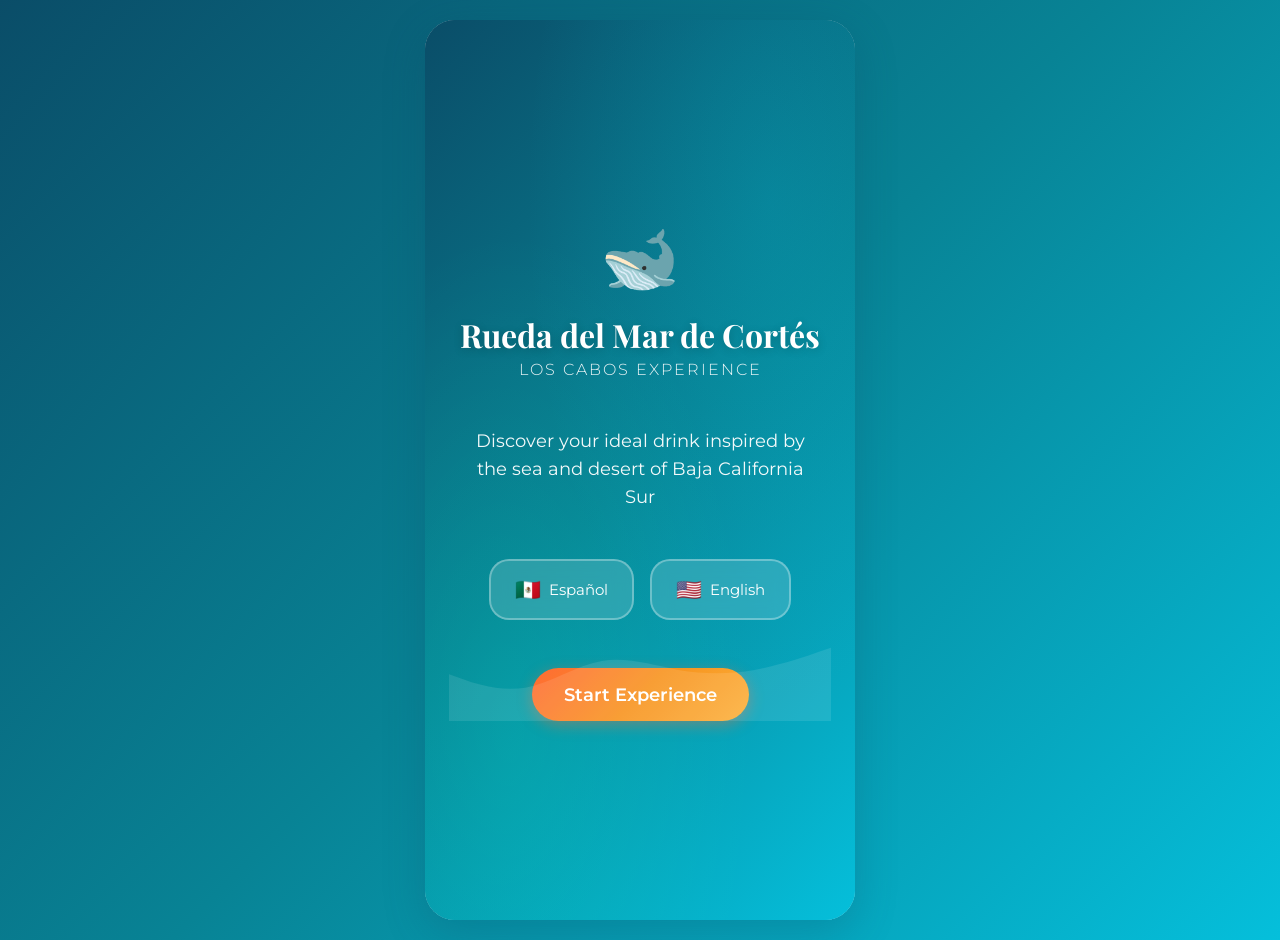
<file: index.html>
<!DOCTYPE html>
<html lang="es">
<head>
    <meta charset="UTF-8">
    <meta name="viewport" content="width=device-width, initial-scale=1.0, maximum-scale=1.0, user-scalable=no">
    <title>Rueda del Mar de Cortés - Los Cabos Experience</title>
    <link rel="preconnect" href="https://fonts.googleapis.com">
    <link rel="preconnect" href="https://fonts.gstatic.com" crossorigin>
    <link href="https://fonts.googleapis.com/css2?family=Playfair+Display:wght@400;600;700&family=Montserrat:wght@300;400;500;600&display=swap" rel="stylesheet">
    <link rel="stylesheet" href="css/styles.css">
</head>
<body>
    <div id="app">
        <!-- Pantalla de Bienvenida -->
        <section id="welcome-screen" class="screen active">
            <div class="ocean-bg"></div>
            <div class="content-wrapper">
                <div class="logo-container">
                    <div class="whale-icon">🐋</div>
                    <h1 class="app-title">Rueda del Mar de Cortés</h1>
                    <p class="app-subtitle">Los Cabos Experience</p>
                </div>

                <div class="welcome-message">
                    <p class="welcome-text" data-i18n="welcome_message">
                        Descubre tu bebida ideal inspirada en el mar y el desierto de Baja California Sur
                    </p>
                </div>

                <div class="language-selector">
                    <button class="lang-btn" data-lang="es">
                        <span class="flag">🇲🇽</span>
                        <span>Español</span>
                    </button>
                    <button class="lang-btn" data-lang="en">
                        <span class="flag">🇺🇸</span>
                        <span>English</span>
                    </button>
                </div>

                <button class="btn-primary start-btn" data-i18n="start_experience">
                    Comenzar Experiencia
                </button>

                <div class="wave-decoration">
                    <svg viewBox="0 0 1440 120" preserveAspectRatio="none">
                        <path d="M0,64L48,69.3C96,75,192,85,288,80C384,75,480,53,576,48C672,43,768,53,864,58.7C960,64,1056,64,1152,58.7C1248,53,1344,43,1392,37.3L1440,32L1440,120L1392,120C1344,120,1248,120,1152,120C1056,120,960,120,864,120C768,120,672,120,576,120C480,120,384,120,288,120C192,120,96,120,48,120L0,120Z" fill="rgba(255,255,255,0.1)"></path>
                    </svg>
                </div>
            </div>
        </section>

        <!-- Pantalla del Sommelier IA -->
        <section id="sommelier-screen" class="screen">
            <div class="screen-header">
                <button class="back-btn" data-target="welcome-screen">←</button>
                <h2 data-i18n="sommelier_title">Sommelier IA</h2>
                <div class="progress-indicator">
                    <span class="progress-text">1/4</span>
                </div>
            </div>

            <div class="sommelier-container">
                <div class="sommelier-avatar">
                    <div class="avatar-circle">
                        <span class="avatar-icon">🌊</span>
                    </div>
                    <p class="sommelier-name" data-i18n="sommelier_greeting">
                        Soy tu sommelier de Los Cabos
                    </p>
                </div>

                <div class="question-container">
                    <!-- Las preguntas se cargan dinámicamente -->
                </div>

                <div class="progress-bar">
                    <div class="progress-fill" style="width: 0%"></div>
                </div>
            </div>
        </section>

        <!-- Pantalla de Recomendación -->
        <section id="recommendation-screen" class="screen">
            <div class="screen-header">
                <button class="back-btn" data-target="sommelier-screen">←</button>
                <h2 data-i18n="your_recommendation">Tu Recomendación</h2>
            </div>

            <div class="recommendation-container">
                <div class="drink-card">
                    <div class="drink-image">
                        <span class="drink-emoji">🍹</span>
                    </div>
                    <h3 class="drink-name"></h3>
                    <p class="drink-description"></p>
                    <div class="drink-pairing">
                        <span class="pairing-icon">🍽️</span>
                        <p class="pairing-text"></p>
                    </div>
                </div>

                <div class="recommendation-actions">
                    <button class="btn-primary order-drink-btn" data-i18n="order_drink">
                        Pedir esta bebida
                    </button>
                    <button class="btn-secondary see-alternative-btn" data-i18n="see_alternative">
                        Ver alternativa
                    </button>
                </div>

                <div class="sommelier-tip">
                    <span class="tip-icon">💡</span>
                    <p class="tip-text" data-i18n="perfect_pairing">
                        Marida perfecto con tu plato y el atardecer frente al mar.
                    </p>
                </div>
            </div>
        </section>

        <!-- Pantalla de Transición a Ruleta -->
        <section id="wheel-intro-screen" class="screen">
            <div class="wheel-intro-container">
                <div class="success-badge">
                    <span class="badge-icon">✓</span>
                </div>

                <h2 class="intro-title" data-i18n="drink_confirmed">
                    ¡Bebida Confirmada!
                </h2>

                <p class="intro-text" data-i18n="wheel_intro_text">
                    Ahora gira la <strong>Rueda de la Ballena</strong> para desbloquear un beneficio especial sobre tu bebida.
                </p>

                <div class="wheel-preview">
                    <div class="mini-wheel">🎡</div>
                </div>

                <button class="btn-primary spin-intro-btn" data-i18n="spin_wheel">
                    Girar la Rueda
                </button>
            </div>
        </section>

        <!-- Pantalla de la Ruleta -->
        <section id="wheel-screen" class="screen">
            <div class="screen-header">
                <h2 data-i18n="whale_wheel">Rueda de la Ballena</h2>
            </div>

            <div class="wheel-container">
                <div class="wheel-wrapper">
                    <div class="wheel-pointer">▼</div>
                    <canvas id="wheel-canvas" width="320" height="320"></canvas>
                </div>

                <div class="wheel-info">
                    <p class="wheel-instruction" data-i18n="tap_to_spin">
                        Toca para girar
                    </p>
                </div>

                <button class="btn-primary spin-btn" data-i18n="spin">
                    ¡Girar!
                </button>
            </div>
        </section>

        <!-- Pantalla de Resultado -->
        <section id="result-screen" class="screen">
            <div class="result-container">
                <div class="result-icon-wrapper">
                    <span class="result-icon"></span>
                </div>

                <h2 class="result-title"></h2>
                <p class="result-prize"></p>

                <div class="result-details">
                    <div class="your-drink">
                        <span class="label" data-i18n="your_drink">Tu bebida:</span>
                        <span class="drink-name-result"></span>
                    </div>
                    <div class="your-benefit">
                        <span class="label" data-i18n="your_benefit">Tu beneficio:</span>
                        <span class="benefit-detail"></span>
                    </div>
                </div>

                <div class="waiter-code">
                    <p data-i18n="show_waiter">Muestra este código al mesero:</p>
                    <div class="code-display"></div>
                </div>

                <div class="result-actions">
                    <button class="btn-primary confirm-result-btn" data-i18n="confirm_order">
                        Confirmar Pedido
                    </button>
                    <button class="btn-secondary share-btn" data-i18n="share_experience">
                        Compartir Experiencia
                    </button>
                </div>
            </div>
        </section>

        <!-- Pantalla Final -->
        <section id="final-screen" class="screen">
            <div class="final-container">
                <div class="thank-you-icon">🐋</div>

                <h2 class="thank-you-title" data-i18n="thank_you">
                    ¡Gracias!
                </h2>

                <p class="thank-you-message" data-i18n="enjoy_drink">
                    Tu mesero preparará tu bebida con el beneficio especial.
                </p>

                <div class="newsletter-signup">
                    <p data-i18n="stay_connected">
                        ¿Quieres recibir recomendaciones y descuentos exclusivos?
                    </p>
                    <div class="input-group">
                        <input type="text" class="phone-input" placeholder="WhatsApp o Email">
                        <button class="btn-secondary submit-contact-btn" data-i18n="send">
                            Enviar
                        </button>
                    </div>
                </div>

                <button class="btn-text restart-btn" data-i18n="play_again">
                    Jugar de nuevo
                </button>

                <div class="social-proof">
                    <p data-i18n="people_playing">
                        <strong>247</strong> personas han jugado hoy
                    </p>
                </div>
            </div>
        </section>
    </div>

    <!-- Toast Notifications -->
    <div id="toast-container"></div>

    <script src="js/data.js"></script>
    <script src="js/translations.js"></script>
    <script src="js/wheel.js"></script>
    <script src="js/app.js"></script>
</body>
</html>
</file>
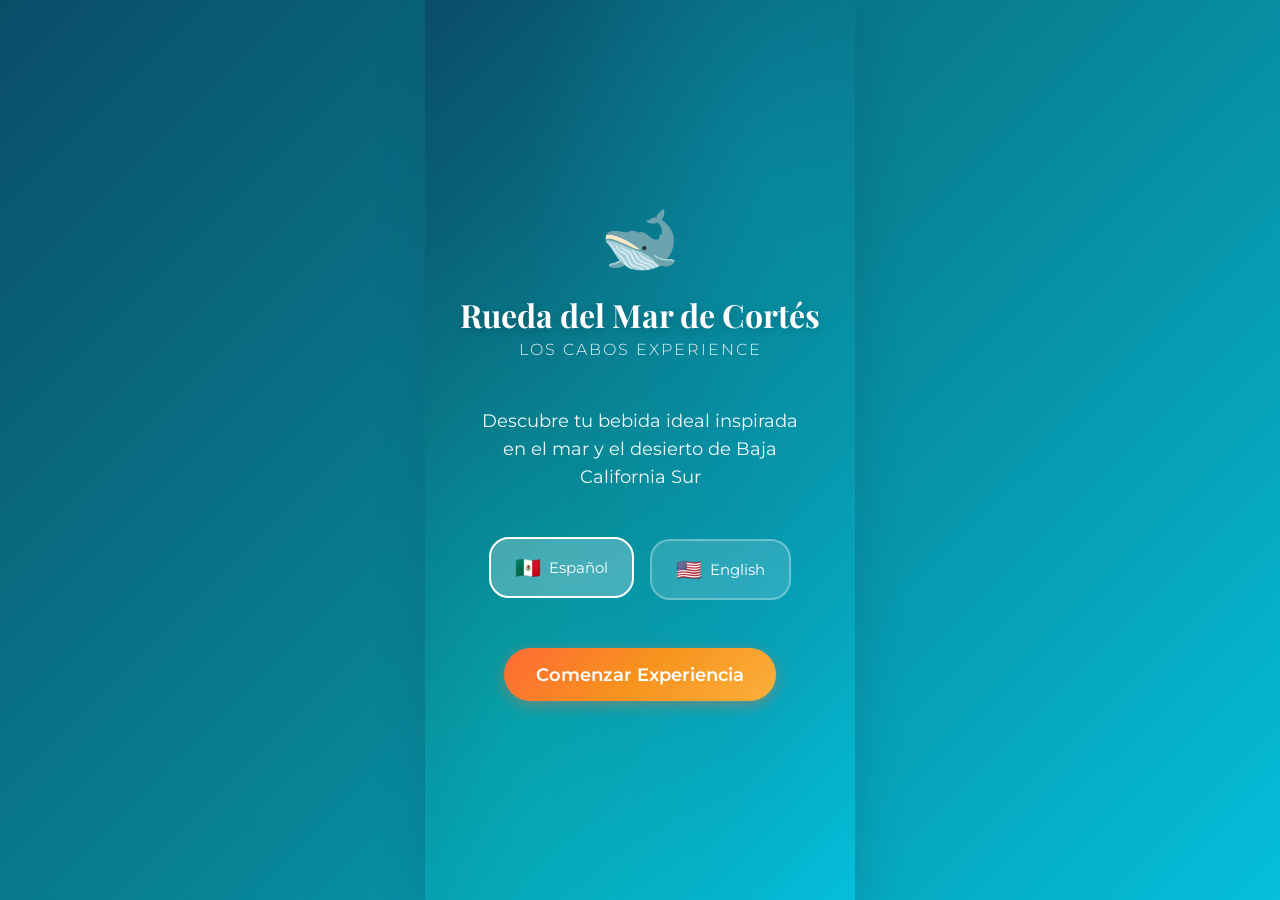
<file: rueda-completa.html>
<!DOCTYPE html>
<html lang="es">
<head>
    <meta charset="UTF-8">
    <meta name="viewport" content="width=device-width, initial-scale=1.0, maximum-scale=1.0, user-scalable=no">
    <title>Rueda del Mar de Cortés - Los Cabos Experience</title>
    <link rel="preconnect" href="https://fonts.googleapis.com">
    <link rel="preconnect" href="https://fonts.gstatic.com" crossorigin>
    <link href="https://fonts.googleapis.com/css2?family=Playfair+Display:wght@400;600;700&family=Montserrat:wght@300;400;500;600&display=swap" rel="stylesheet">
    <style>
:root {
    --ocean-deep: #0a4d68;
    --ocean-medium: #088395;
    --ocean-light: #05bfdb;
    --ocean-foam: #00ffca;
    --desert-sand: #f5e6d3;
    --desert-warm: #e8d5b7;
    --cactus-green: #5d8a66;
    --terracotta: #c4704f;
    --sunset-orange: #ff6b35;
    --sunset-pink: #f7931e;
    --sunset-gold: #fbb03b;
    --sunset-coral: #ff8c69;
    --white: #ffffff;
    --off-white: #faf8f5;
    --text-primary: #1a1a2e;
    --text-secondary: #4a4a68;
    --text-light: #8888a0;
    --gradient-ocean: linear-gradient(135deg, var(--ocean-deep) 0%, var(--ocean-medium) 50%, var(--ocean-light) 100%);
    --gradient-sunset: linear-gradient(135deg, var(--sunset-orange) 0%, var(--sunset-pink) 50%, var(--sunset-gold) 100%);
    --font-display: 'Playfair Display', Georgia, serif;
    --font-body: 'Montserrat', -apple-system, BlinkMacSystemFont, sans-serif;
    --space-xs: 0.25rem; --space-sm: 0.5rem; --space-md: 1rem; --space-lg: 1.5rem; --space-xl: 2rem; --space-2xl: 3rem;
    --radius-sm: 8px; --radius-md: 12px; --radius-lg: 20px; --radius-xl: 30px; --radius-full: 50%;
    --shadow-soft: 0 4px 20px rgba(10, 77, 104, 0.1);
    --shadow-medium: 0 8px 30px rgba(10, 77, 104, 0.15);
    --transition-fast: 0.2s ease; --transition-medium: 0.3s ease;
}
*, *::before, *::after { box-sizing: border-box; margin: 0; padding: 0; }
html { font-size: 16px; -webkit-font-smoothing: antialiased; }
body { font-family: var(--font-body); background: var(--gradient-ocean); color: var(--text-primary); min-height: 100vh; overflow-x: hidden; }
#app { max-width: 430px; margin: 0 auto; min-height: 100vh; background: var(--off-white); box-shadow: 0 12px 40px rgba(10, 77, 104, 0.25); }
.screen { display: none; min-height: 100vh; padding: var(--space-lg); position: relative; overflow: hidden; }
.screen.active { display: flex; flex-direction: column; animation: fadeIn 0.4s ease; }
@keyframes fadeIn { from { opacity: 0; transform: translateY(10px); } to { opacity: 1; transform: translateY(0); } }
#welcome-screen { background: var(--gradient-ocean); color: var(--white); justify-content: center; align-items: center; text-align: center; }
.ocean-bg { position: absolute; top: 0; left: 0; right: 0; bottom: 0; background: radial-gradient(ellipse at 20% 80%, rgba(0, 255, 202, 0.15) 0%, transparent 50%), radial-gradient(ellipse at 80% 20%, rgba(5, 191, 219, 0.2) 0%, transparent 50%), var(--gradient-ocean); z-index: 0; }
.content-wrapper { position: relative; z-index: 1; width: 100%; }
.logo-container { margin-bottom: var(--space-2xl); }
.whale-icon { font-size: 4rem; margin-bottom: var(--space-md); animation: float 3s ease-in-out infinite; }
@keyframes float { 0%, 100% { transform: translateY(0); } 50% { transform: translateY(-10px); } }
.app-title { font-family: var(--font-display); font-size: 2rem; font-weight: 700; margin-bottom: var(--space-xs); text-shadow: 0 2px 10px rgba(0, 0, 0, 0.2); }
.app-subtitle { font-size: 1rem; font-weight: 300; opacity: 0.9; letter-spacing: 2px; text-transform: uppercase; }
.welcome-message { margin-bottom: var(--space-2xl); padding: 0 var(--space-lg); }
.welcome-text { font-size: 1.1rem; line-height: 1.6; opacity: 0.95; }
.language-selector { display: flex; gap: var(--space-md); justify-content: center; margin-bottom: var(--space-2xl); }
.lang-btn { display: flex; align-items: center; gap: var(--space-sm); padding: var(--space-md) var(--space-lg); background: rgba(255, 255, 255, 0.15); border: 2px solid rgba(255, 255, 255, 0.3); border-radius: var(--radius-lg); color: var(--white); font-family: var(--font-body); font-size: 0.95rem; cursor: pointer; transition: all var(--transition-fast); backdrop-filter: blur(10px); }
.lang-btn:hover, .lang-btn.selected { background: rgba(255, 255, 255, 0.25); border-color: var(--white); transform: translateY(-2px); }
.lang-btn .flag { font-size: 1.3rem; }
.btn-primary { display: inline-flex; align-items: center; justify-content: center; padding: var(--space-md) var(--space-xl); background: var(--gradient-sunset); color: var(--white); border: none; border-radius: var(--radius-xl); font-family: var(--font-body); font-size: 1.1rem; font-weight: 600; cursor: pointer; transition: all var(--transition-medium); box-shadow: 0 4px 15px rgba(255, 107, 53, 0.4); min-width: 200px; }
.btn-primary:hover { transform: translateY(-3px); box-shadow: 0 8px 25px rgba(255, 107, 53, 0.5); }
.btn-primary:disabled { opacity: 0.6; cursor: not-allowed; }
.btn-secondary { display: inline-flex; align-items: center; justify-content: center; padding: var(--space-md) var(--space-lg); background: transparent; color: var(--ocean-deep); border: 2px solid var(--ocean-medium); border-radius: var(--radius-xl); font-family: var(--font-body); font-size: 1rem; font-weight: 500; cursor: pointer; transition: all var(--transition-fast); }
.btn-secondary:hover { background: var(--ocean-deep); color: var(--white); border-color: var(--ocean-deep); }
.btn-text { background: none; border: none; color: var(--text-secondary); font-family: var(--font-body); font-size: 0.95rem; cursor: pointer; text-decoration: underline; }
.screen-header { display: flex; align-items: center; justify-content: space-between; padding-bottom: var(--space-lg); border-bottom: 1px solid rgba(0, 0, 0, 0.08); margin-bottom: var(--space-lg); }
.back-btn { width: 40px; height: 40px; display: flex; align-items: center; justify-content: center; background: var(--white); border: 1px solid rgba(0, 0, 0, 0.1); border-radius: var(--radius-full); font-size: 1.2rem; cursor: pointer; }
.back-btn:hover { background: var(--ocean-deep); color: var(--white); }
.screen-header h2 { font-family: var(--font-display); font-size: 1.3rem; color: var(--ocean-deep); }
.progress-indicator { background: var(--ocean-light); color: var(--white); padding: var(--space-xs) var(--space-md); border-radius: var(--radius-lg); font-size: 0.85rem; font-weight: 600; }
.sommelier-container { flex: 1; display: flex; flex-direction: column; }
.sommelier-avatar { text-align: center; margin-bottom: var(--space-xl); }
.avatar-circle { width: 80px; height: 80px; background: var(--gradient-ocean); border-radius: var(--radius-full); display: flex; align-items: center; justify-content: center; margin: 0 auto var(--space-md); box-shadow: var(--shadow-medium); }
.avatar-icon { font-size: 2.5rem; }
.sommelier-name { font-size: 1rem; color: var(--text-secondary); }
.question-container { flex: 1; }
.question-card { background: var(--white); border-radius: var(--radius-lg); padding: var(--space-xl); box-shadow: var(--shadow-soft); animation: slideUp 0.4s ease; }
@keyframes slideUp { from { opacity: 0; transform: translateY(20px); } to { opacity: 1; transform: translateY(0); } }
.question-text { font-family: var(--font-display); font-size: 1.25rem; color: var(--ocean-deep); margin-bottom: var(--space-xl); line-height: 1.4; }
.options-grid { display: grid; grid-template-columns: repeat(2, 1fr); gap: var(--space-md); }
.option-btn { display: flex; flex-direction: column; align-items: center; gap: var(--space-sm); padding: var(--space-lg); background: var(--off-white); border: 2px solid transparent; border-radius: var(--radius-md); cursor: pointer; transition: all var(--transition-fast); }
.option-btn:hover { background: var(--desert-sand); border-color: var(--ocean-light); }
.option-btn.selected { background: rgba(8, 131, 149, 0.1); border-color: var(--ocean-medium); }
.option-icon { font-size: 2rem; }
.option-label { font-size: 0.9rem; font-weight: 500; color: var(--text-primary); text-align: center; }
.progress-bar { height: 4px; background: rgba(0, 0, 0, 0.1); border-radius: 2px; margin-top: var(--space-xl); overflow: hidden; }
.progress-fill { height: 100%; background: var(--gradient-sunset); border-radius: 2px; transition: width var(--transition-medium); }
.recommendation-container { flex: 1; display: flex; flex-direction: column; gap: var(--space-xl); }
.drink-card { background: var(--white); border-radius: var(--radius-lg); padding: var(--space-xl); text-align: center; box-shadow: var(--shadow-medium); position: relative; overflow: hidden; }
.drink-card::before { content: ''; position: absolute; top: 0; left: 0; right: 0; height: 4px; background: var(--gradient-sunset); }
.drink-image { width: 120px; height: 120px; background: var(--gradient-ocean); border-radius: var(--radius-full); display: flex; align-items: center; justify-content: center; margin: 0 auto var(--space-lg); box-shadow: var(--shadow-soft); }
.drink-emoji { font-size: 3.5rem; }
.drink-name { font-family: var(--font-display); font-size: 1.5rem; color: var(--ocean-deep); margin-bottom: var(--space-sm); }
.drink-description { color: var(--text-secondary); line-height: 1.5; margin-bottom: var(--space-lg); }
.drink-pairing { display: flex; align-items: center; justify-content: center; gap: var(--space-sm); padding: var(--space-md); background: var(--desert-sand); border-radius: var(--radius-md); }
.pairing-icon { font-size: 1.2rem; }
.pairing-text { font-size: 0.9rem; color: var(--text-secondary); }
.recommendation-actions { display: flex; flex-direction: column; gap: var(--space-md); }
.sommelier-tip { display: flex; align-items: flex-start; gap: var(--space-md); padding: var(--space-lg); background: rgba(8, 131, 149, 0.08); border-radius: var(--radius-md); border-left: 3px solid var(--ocean-medium); }
.tip-icon { font-size: 1.3rem; }
.tip-text { font-size: 0.95rem; color: var(--text-secondary); line-height: 1.5; }
#wheel-intro-screen { background: var(--gradient-ocean); color: var(--white); justify-content: center; align-items: center; text-align: center; }
.wheel-intro-container { max-width: 320px; }
.success-badge { width: 70px; height: 70px; background: var(--cactus-green); border-radius: var(--radius-full); display: flex; align-items: center; justify-content: center; margin: 0 auto var(--space-xl); animation: popIn 0.5s ease; }
@keyframes popIn { 0% { transform: scale(0); } 50% { transform: scale(1.2); } 100% { transform: scale(1); } }
.badge-icon { font-size: 2rem; font-weight: bold; }
.intro-title { font-family: var(--font-display); font-size: 1.8rem; margin-bottom: var(--space-lg); }
.intro-text { font-size: 1.1rem; line-height: 1.6; opacity: 0.95; margin-bottom: var(--space-xl); }
.intro-text strong { color: var(--sunset-gold); }
.wheel-preview { margin-bottom: var(--space-xl); }
.mini-wheel { font-size: 4rem; animation: spin 10s linear infinite; }
@keyframes spin { from { transform: rotate(0deg); } to { transform: rotate(360deg); } }
#wheel-screen { background: linear-gradient(180deg, var(--ocean-deep) 0%, var(--ocean-medium) 100%); color: var(--white); justify-content: center; align-items: center; }
#wheel-screen .screen-header { position: absolute; top: 0; left: 0; right: 0; padding: var(--space-lg); border-bottom: none; }
#wheel-screen .screen-header h2 { color: var(--white); text-align: center; width: 100%; }
.wheel-container { display: flex; flex-direction: column; align-items: center; gap: var(--space-xl); }
.wheel-wrapper { position: relative; width: 320px; height: 320px; }
.wheel-pointer { position: absolute; top: -15px; left: 50%; transform: translateX(-50%); font-size: 2rem; color: var(--sunset-gold); z-index: 10; filter: drop-shadow(0 2px 4px rgba(0, 0, 0, 0.3)); }
#wheel-canvas { width: 100%; height: 100%; border-radius: var(--radius-full); box-shadow: 0 0 0 8px rgba(255, 255, 255, 0.2), 0 0 0 16px rgba(255, 255, 255, 0.1), 0 12px 40px rgba(10, 77, 104, 0.25); }
.wheel-info { text-align: center; }
.wheel-instruction { font-size: 1rem; opacity: 0.9; }
.spin-btn { min-width: 180px; font-size: 1.2rem; padding: var(--space-lg) var(--space-2xl); }
.spin-btn.spinning { pointer-events: none; opacity: 0.7; }
#result-screen { background: var(--off-white); justify-content: center; align-items: center; text-align: center; }
.result-container { width: 100%; max-width: 350px; }
.result-icon-wrapper { width: 100px; height: 100px; background: var(--gradient-sunset); border-radius: var(--radius-full); display: flex; align-items: center; justify-content: center; margin: 0 auto var(--space-xl); animation: popIn 0.6s ease; box-shadow: var(--shadow-medium); }
.result-icon { font-size: 3rem; }
.result-title { font-family: var(--font-display); font-size: 1.6rem; color: var(--ocean-deep); margin-bottom: var(--space-md); }
.result-prize { font-size: 1.1rem; color: var(--text-secondary); line-height: 1.5; margin-bottom: var(--space-xl); }
.result-details { background: var(--white); border-radius: var(--radius-md); padding: var(--space-lg); margin-bottom: var(--space-xl); box-shadow: var(--shadow-soft); }
.result-details > div { display: flex; justify-content: space-between; padding: var(--space-sm) 0; }
.result-details > div:not(:last-child) { border-bottom: 1px solid rgba(0, 0, 0, 0.08); }
.result-details .label { color: var(--text-light); font-size: 0.9rem; }
.result-details .drink-name-result, .result-details .benefit-detail { font-weight: 600; color: var(--ocean-deep); font-size: 0.9rem; text-align: right; max-width: 60%; }
.waiter-code { margin-bottom: var(--space-xl); }
.waiter-code p { font-size: 0.9rem; color: var(--text-secondary); margin-bottom: var(--space-sm); }
.code-display { background: var(--ocean-deep); color: var(--white); padding: var(--space-md) var(--space-lg); border-radius: var(--radius-md); font-family: monospace; font-size: 1.5rem; font-weight: 700; letter-spacing: 3px; }
.result-actions { display: flex; flex-direction: column; gap: var(--space-md); }
#final-screen { background: var(--gradient-ocean); color: var(--white); justify-content: center; align-items: center; text-align: center; }
.final-container { width: 100%; max-width: 320px; }
.thank-you-icon { font-size: 4rem; margin-bottom: var(--space-lg); animation: float 3s ease-in-out infinite; }
.thank-you-title { font-family: var(--font-display); font-size: 2rem; margin-bottom: var(--space-md); }
.thank-you-message { font-size: 1.1rem; opacity: 0.95; line-height: 1.5; margin-bottom: var(--space-2xl); }
.newsletter-signup { background: rgba(255, 255, 255, 0.1); backdrop-filter: blur(10px); border-radius: var(--radius-lg); padding: var(--space-xl); margin-bottom: var(--space-xl); }
.newsletter-signup p { font-size: 0.95rem; margin-bottom: var(--space-md); opacity: 0.95; }
.input-group { display: flex; gap: var(--space-sm); }
.phone-input { flex: 1; padding: var(--space-md); border: 2px solid rgba(255, 255, 255, 0.3); border-radius: var(--radius-md); background: rgba(255, 255, 255, 0.1); color: var(--white); font-family: var(--font-body); font-size: 0.95rem; }
.phone-input::placeholder { color: rgba(255, 255, 255, 0.6); }
.phone-input:focus { outline: none; border-color: var(--white); }
#final-screen .btn-secondary { color: var(--white); border-color: rgba(255, 255, 255, 0.5); }
.restart-btn { color: var(--white); opacity: 0.8; margin-bottom: var(--space-xl); }
.social-proof { opacity: 0.7; font-size: 0.9rem; }
#toast-container { position: fixed; bottom: 100px; left: 50%; transform: translateX(-50%); z-index: 1000; width: 90%; max-width: 380px; }
.toast { background: var(--ocean-deep); color: var(--white); padding: var(--space-md) var(--space-lg); border-radius: var(--radius-md); margin-bottom: var(--space-sm); display: flex; align-items: center; gap: var(--space-md); animation: slideInUp 0.3s ease; box-shadow: var(--shadow-medium); }
@keyframes slideInUp { from { opacity: 0; transform: translateY(20px); } to { opacity: 1; transform: translateY(0); } }
.toast.success { background: var(--cactus-green); }
.celebrate { animation: celebrate 0.8s ease; }
@keyframes celebrate { 0% { transform: scale(0.8) rotate(-5deg); } 25% { transform: scale(1.1) rotate(5deg); } 50% { transform: scale(0.95) rotate(-3deg); } 75% { transform: scale(1.05) rotate(2deg); } 100% { transform: scale(1) rotate(0deg); } }
    </style>
</head>
<body>
    <div id="app">
        <section id="welcome-screen" class="screen active">
            <div class="ocean-bg"></div>
            <div class="content-wrapper">
                <div class="logo-container">
                    <div class="whale-icon">🐋</div>
                    <h1 class="app-title">Rueda del Mar de Cortés</h1>
                    <p class="app-subtitle">Los Cabos Experience</p>
                </div>
                <div class="welcome-message">
                    <p class="welcome-text" data-i18n="welcome_message">Descubre tu bebida ideal inspirada en el mar y el desierto de Baja California Sur</p>
                </div>
                <div class="language-selector">
                    <button class="lang-btn selected" data-lang="es"><span class="flag">🇲🇽</span><span>Español</span></button>
                    <button class="lang-btn" data-lang="en"><span class="flag">🇺🇸</span><span>English</span></button>
                </div>
                <button class="btn-primary start-btn" data-i18n="start_experience">Comenzar Experiencia</button>
            </div>
        </section>

        <section id="sommelier-screen" class="screen">
            <div class="screen-header">
                <button class="back-btn" data-target="welcome-screen">←</button>
                <h2 data-i18n="sommelier_title">Sommelier IA</h2>
                <div class="progress-indicator"><span class="progress-text">1/4</span></div>
            </div>
            <div class="sommelier-container">
                <div class="sommelier-avatar">
                    <div class="avatar-circle"><span class="avatar-icon">🌊</span></div>
                    <p class="sommelier-name" data-i18n="sommelier_greeting">Soy tu sommelier de Los Cabos</p>
                </div>
                <div class="question-container"></div>
                <div class="progress-bar"><div class="progress-fill" style="width: 0%"></div></div>
            </div>
        </section>

        <section id="recommendation-screen" class="screen">
            <div class="screen-header">
                <button class="back-btn" data-target="sommelier-screen">←</button>
                <h2 data-i18n="your_recommendation">Tu Recomendación</h2>
            </div>
            <div class="recommendation-container">
                <div class="drink-card">
                    <div class="drink-image"><span class="drink-emoji">🍹</span></div>
                    <h3 class="drink-name"></h3>
                    <p class="drink-description"></p>
                    <div class="drink-pairing"><span class="pairing-icon">🍽️</span><p class="pairing-text"></p></div>
                </div>
                <div class="recommendation-actions">
                    <button class="btn-primary order-drink-btn" data-i18n="order_drink">Pedir esta bebida</button>
                    <button class="btn-secondary see-alternative-btn" data-i18n="see_alternative">Ver alternativa</button>
                </div>
                <div class="sommelier-tip"><span class="tip-icon">💡</span><p class="tip-text" data-i18n="perfect_pairing">Marida perfecto con tu plato y el atardecer frente al mar.</p></div>
            </div>
        </section>

        <section id="wheel-intro-screen" class="screen">
            <div class="wheel-intro-container">
                <div class="success-badge"><span class="badge-icon">✓</span></div>
                <h2 class="intro-title" data-i18n="drink_confirmed">¡Bebida Confirmada!</h2>
                <p class="intro-text" data-i18n="wheel_intro_text">Ahora gira la <strong>Rueda de la Ballena</strong> para desbloquear un beneficio especial sobre tu bebida.</p>
                <div class="wheel-preview"><div class="mini-wheel">🎡</div></div>
                <button class="btn-primary spin-intro-btn" data-i18n="spin_wheel">Girar la Rueda</button>
            </div>
        </section>

        <section id="wheel-screen" class="screen">
            <div class="screen-header"><h2 data-i18n="whale_wheel">Rueda de la Ballena</h2></div>
            <div class="wheel-container">
                <div class="wheel-wrapper">
                    <div class="wheel-pointer">▼</div>
                    <canvas id="wheel-canvas" width="320" height="320"></canvas>
                </div>
                <div class="wheel-info"><p class="wheel-instruction" data-i18n="tap_to_spin">Toca para girar</p></div>
                <button class="btn-primary spin-btn" data-i18n="spin">¡Girar!</button>
            </div>
        </section>

        <section id="result-screen" class="screen">
            <div class="result-container">
                <div class="result-icon-wrapper"><span class="result-icon"></span></div>
                <h2 class="result-title"></h2>
                <p class="result-prize"></p>
                <div class="result-details">
                    <div class="your-drink"><span class="label" data-i18n="your_drink">Tu bebida:</span><span class="drink-name-result"></span></div>
                    <div class="your-benefit"><span class="label" data-i18n="your_benefit">Tu beneficio:</span><span class="benefit-detail"></span></div>
                </div>
                <div class="waiter-code"><p data-i18n="show_waiter">Muestra este código al mesero:</p><div class="code-display"></div></div>
                <div class="result-actions">
                    <button class="btn-primary confirm-result-btn" data-i18n="confirm_order">Confirmar Pedido</button>
                    <button class="btn-secondary share-btn" data-i18n="share_experience">Compartir Experiencia</button>
                </div>
            </div>
        </section>

        <section id="final-screen" class="screen">
            <div class="final-container">
                <div class="thank-you-icon">🐋</div>
                <h2 class="thank-you-title" data-i18n="thank_you">¡Gracias!</h2>
                <p class="thank-you-message" data-i18n="enjoy_drink">Tu mesero preparará tu bebida con el beneficio especial.</p>
                <div class="newsletter-signup">
                    <p data-i18n="stay_connected">¿Quieres recibir recomendaciones y descuentos exclusivos?</p>
                    <div class="input-group">
                        <input type="text" class="phone-input" placeholder="WhatsApp o Email">
                        <button class="btn-secondary submit-contact-btn" data-i18n="send">Enviar</button>
                    </div>
                </div>
                <button class="btn-text restart-btn" data-i18n="play_again">Jugar de nuevo</button>
                <div class="social-proof"><p data-i18n="people_playing"><strong>247</strong> personas han jugado hoy</p></div>
            </div>
        </section>
    </div>
    <div id="toast-container"></div>

<script>
const APP_DATA={config:{maxSpinsPerTable:2,restaurantName:"Restaurant Edith",location:"Los Cabos, BCS"},questions:{es:[{id:'food',question:'¿Qué pediste de comer?',options:[{id:'seafood',label:'Mariscos',icon:'🦐'},{id:'meat',label:'Carne',icon:'🥩'},{id:'vegetarian',label:'Vegetariano',icon:'🥗'},{id:'snacks',label:'Snacks',icon:'🍿'}]},{id:'flavor',question:'¿Qué te antoja más?',options:[{id:'fresh',label:'Fresco',icon:'🧊'},{id:'creamy',label:'Cremoso',icon:'🥛'},{id:'smoky',label:'Ahumado',icon:'🔥'},{id:'citric',label:'Cítrico',icon:'🍋'}]},{id:'strength',question:'¿Qué tanto alcohol quieres?',options:[{id:'light',label:'Suave',icon:'🌸'},{id:'medium',label:'Medio',icon:'⚖️'},{id:'strong',label:'Fuerte',icon:'💪'},{id:'none',label:'Sin alcohol',icon:'🍃'}]},{id:'sweetness',question:'¿Prefieres sabores más dulces o secos?',options:[{id:'sweet',label:'Dulce',icon:'🍯'},{id:'balanced',label:'Balanceado',icon:'⚖️'},{id:'dry',label:'Seco',icon:'🌵'},{id:'bitter',label:'Amargo',icon:'🍂'}]}],en:[{id:'food',question:'What did you order to eat?',options:[{id:'seafood',label:'Seafood',icon:'🦐'},{id:'meat',label:'Meat',icon:'🥩'},{id:'vegetarian',label:'Vegetarian',icon:'🥗'},{id:'snacks',label:'Snacks',icon:'🍿'}]},{id:'flavor',question:'What are you craving?',options:[{id:'fresh',label:'Fresh',icon:'🧊'},{id:'creamy',label:'Creamy',icon:'🥛'},{id:'smoky',label:'Smoky',icon:'🔥'},{id:'citric',label:'Citrus',icon:'🍋'}]},{id:'strength',question:'How strong do you want it?',options:[{id:'light',label:'Light',icon:'🌸'},{id:'medium',label:'Medium',icon:'⚖️'},{id:'strong',label:'Strong',icon:'💪'},{id:'none',label:'Non-alcoholic',icon:'🍃'}]},{id:'sweetness',question:'Do you prefer sweet or dry flavors?',options:[{id:'sweet',label:'Sweet',icon:'🍯'},{id:'balanced',label:'Balanced',icon:'⚖️'},{id:'dry',label:'Dry',icon:'🌵'},{id:'bitter',label:'Bitter',icon:'🍂'}]}]},drinks:[{id:'margarita-maracuya',name:{es:'Margarita de Maracuyá',en:'Passion Fruit Margarita'},emoji:'🍹',description:{es:'Tequila reposado, licor de naranja, maracuyá fresco y un toque de sal de chile.',en:'Reposado tequila, orange liqueur, fresh passion fruit and a touch of chili salt.'},pairing:{es:'Marida perfecto con mariscos y ceviche',en:'Pairs perfectly with seafood and ceviche'},tags:['seafood','citric','medium','balanced','fresh'],priority:10,margin:'high'},{id:'mezcal-pepino',name:{es:'Mezcal Pepino del Desierto',en:'Desert Cucumber Mezcal'},emoji:'🥒',description:{es:'Mezcal artesanal, pepino fresco, limón y un toque de agave.',en:'Artisanal mezcal, fresh cucumber, lime and a touch of agave.'},pairing:{es:'Ideal con carnes asadas y sabores ahumados',en:'Ideal with grilled meats and smoky flavors'},tags:['meat','smoky','strong','dry','fresh'],priority:9,margin:'high'},{id:'paloma-rosa',name:{es:'Paloma Rosa del Atardecer',en:'Pink Sunset Paloma'},emoji:'🌅',description:{es:'Tequila blanco, toronja rosa, lima y agua mineral con un rim de sal de hibisco.',en:'Blanco tequila, pink grapefruit, lime and sparkling water with hibiscus salt rim.'},pairing:{es:'Perfecto para snacks y botanas',en:'Perfect for snacks and appetizers'},tags:['snacks','citric','light','balanced','fresh'],priority:8,margin:'medium'},{id:'mojito-mango',name:{es:'Mojito de Mango Los Cabos',en:'Los Cabos Mango Mojito'},emoji:'🥭',description:{es:'Ron blanco, mango fresco de la región, hierbabuena y un splash de soda.',en:'White rum, fresh local mango, mint and a splash of soda.'},pairing:{es:'Delicioso con platillos vegetarianos',en:'Delicious with vegetarian dishes'},tags:['vegetarian','fresh','medium','sweet'],priority:7,margin:'medium'},{id:'carajillo-cortés',name:{es:'Carajillo del Mar de Cortés',en:'Sea of Cortez Carajillo'},emoji:'☕',description:{es:'Licor 43, espresso y un twist de naranja flameada.',en:'Licor 43, espresso and a flamed orange twist.'},pairing:{es:'Perfecto después de cualquier comida',en:'Perfect after any meal'},tags:['meat','snacks','creamy','strong','bitter'],priority:8,margin:'high'},{id:'piña-colada-baja',name:{es:'Piña Colada Baja Style',en:'Baja Style Piña Colada'},emoji:'🍍',description:{es:'Ron añejo, piña asada, crema de coco y un toque de canela.',en:'Aged rum, roasted pineapple, coconut cream and a touch of cinnamon.'},pairing:{es:'Combina con mariscos y pescados',en:'Pairs with seafood and fish'},tags:['seafood','creamy','medium','sweet'],priority:6,margin:'medium'},{id:'sangria-desierto',name:{es:'Sangría del Desierto',en:'Desert Sangria'},emoji:'🍷',description:{es:'Vino tinto mexicano, frutas de temporada, brandy y un toque de canela.',en:'Mexican red wine, seasonal fruits, brandy and a touch of cinnamon.'},pairing:{es:'Excelente con carnes y quesos',en:'Excellent with meats and cheeses'},tags:['meat','vegetarian','balanced','medium','sweet'],priority:5,margin:'high'},{id:'michelada-ballena',name:{es:'Michelada de la Ballena',en:'Whale Michelada'},emoji:'🐋',description:{es:'Cerveza artesanal local, clamato, limón, salsa picante y especias secretas.',en:'Local craft beer, clamato, lime, hot sauce and secret spices.'},pairing:{es:'Ideal con mariscos y ceviches',en:'Ideal with seafood and ceviches'},tags:['seafood','snacks','citric','light','dry'],priority:7,margin:'high'},{id:'agua-fresca-jamaica',name:{es:'Agua Fresca de Jamaica Premium',en:'Premium Hibiscus Water'},emoji:'🌺',description:{es:'Infusión de jamaica orgánica, miel de agave y un toque de jengibre.',en:'Organic hibiscus infusion, agave honey and a touch of ginger.'},pairing:{es:'Refrescante con cualquier platillo',en:'Refreshing with any dish'},tags:['vegetarian','snacks','none','sweet','fresh'],priority:6,margin:'high'},{id:'limonada-cactus',name:{es:'Limonada de Cactus',en:'Cactus Lemonade'},emoji:'🌵',description:{es:'Limonada natural con extracto de nopal, menta y chía.',en:'Natural lemonade with nopal extract, mint and chia.'},pairing:{es:'Perfecto para el calor de Los Cabos',en:'Perfect for the Los Cabos heat'},tags:['vegetarian','seafood','none','balanced','fresh','citric'],priority:5,margin:'medium'}],wheelSegments:[{id:'whale',name:{es:'Ballena Saltando',en:'Jumping Whale'},icon:'🐋',color:'#0a4d68',prize:{es:'Ronda Ballena',en:'Whale Round'},benefit:{es:'Si pides una segunda bebida igual, la casa te regala un topping especial.',en:'If you order a second drink, you get a special topping free.'},shortBenefit:{es:'Topping premium en 2da ronda',en:'Premium topping on 2nd round'}},{id:'cactus',name:{es:'Cactus del Desierto',en:'Desert Cactus'},icon:'🌵',color:'#5d8a66',prize:{es:'Upgrade del Desierto',en:'Desert Upgrade'},benefit:{es:'Tu bebida se sirve en versión premium por solo $30 pesos más.',en:'Your drink is served premium for only $2 more.'},shortBenefit:{es:'Upgrade premium por $30',en:'Premium upgrade for $2'}},{id:'wave',name:{es:'Ola del Mar',en:'Sea Wave'},icon:'🌊',color:'#088395',prize:{es:'Ola Refrescante',en:'Refreshing Wave'},benefit:{es:'Agrega totopos con salsas de la casa al pedir tu bebida.',en:'Add chips with house salsas when ordering your drink.'},shortBenefit:{es:'Totopos con salsas gratis',en:'Free chips with salsas'}},{id:'sun',name:{es:'Sol del Atardecer',en:'Sunset Sun'},icon:'☀️',color:'#ff6b35',prize:{es:'Atardecer 2x1',en:'Sunset 2x1'},benefit:{es:'Si otro en tu mesa pide la MISMA bebida, la segunda tiene 25% de descuento.',en:'If someone else orders the SAME drink, the second one gets 25% off.'},shortBenefit:{es:'25% desc. en 2da bebida igual',en:'25% off on 2nd drink'}},{id:'boat',name:{es:'Panga de Pescador',en:'Fishing Boat'},icon:'🚣',color:'#c4704f',prize:{es:'Travesía Premium',en:'Premium Journey'},benefit:{es:'Si eliges nuestra versión Signature, te damos 15% de descuento.',en:'Choose our Signature version and get 15% off.'},shortBenefit:{es:'15% en versión Signature',en:'15% off Signature'}},{id:'fish',name:{es:'Marlín Dorado',en:'Golden Marlin'},icon:'🐟',color:'#fbb03b',prize:{es:'Catch del Día',en:'Catch of the Day'},benefit:{es:'15% de descuento en un postre si lo pides con la bebida.',en:'15% discount on dessert if you order it with your drink.'},shortBenefit:{es:'15% en postre',en:'15% off dessert'}},{id:'shell',name:{es:'Caracol de Arena',en:'Sand Shell'},icon:'🐚',color:'#e8d5b7',textColor:'#4a4a68',prize:{es:'Casi lo logras',en:'Almost there'},benefit:{es:'10% de descuento para tu próxima visita.',en:'10% off your next visit.'},shortBenefit:{es:'10% próxima visita',en:'10% off next visit'}},{id:'logo',name:{es:'Jackpot Cabo',en:'Cabo Jackpot'},icon:'⭐',color:'#f7931e',prize:{es:'Jackpot Cabo',en:'Cabo Jackpot'},benefit:{es:'¡Felicidades! Tu bebida incluye un upgrade premium GRATIS.',en:'Congratulations! Your drink includes a FREE premium upgrade.'},shortBenefit:{es:'Upgrade gratis',en:'Free upgrade'}}]};

const TRANSLATIONS={es:{welcome_message:'Descubre tu bebida ideal inspirada en el mar y el desierto de Baja California Sur',start_experience:'Comenzar Experiencia',sommelier_title:'Sommelier IA',sommelier_greeting:'Soy tu sommelier de Los Cabos',your_recommendation:'Tu Recomendación',order_drink:'Pedir esta bebida',see_alternative:'Ver alternativa',perfect_pairing:'Marida perfecto con tu plato y el atardecer frente al mar.',drink_confirmed:'¡Bebida Confirmada!',wheel_intro_text:'Ahora gira la <strong>Rueda de la Ballena</strong> para desbloquear un beneficio especial sobre tu bebida.',spin_wheel:'Girar la Rueda',whale_wheel:'Rueda de la Ballena',tap_to_spin:'Toca para girar',spin:'¡Girar!',your_drink:'Tu bebida:',your_benefit:'Tu beneficio:',show_waiter:'Muestra este código al mesero:',confirm_order:'Confirmar Pedido',share_experience:'Compartir Experiencia',thank_you:'¡Gracias!',enjoy_drink:'Tu mesero preparará tu bebida con el beneficio especial.',stay_connected:'¿Quieres recibir recomendaciones y descuentos exclusivos?',send:'Enviar',play_again:'Jugar de nuevo',people_playing:'<strong>247</strong> personas han jugado hoy',toast_drink_selected:'¡Bebida seleccionada!',toast_spinning:'Girando la rueda...',toast_contact_saved:'¡Gracias! Te enviaremos promociones especiales.'},en:{welcome_message:'Discover your ideal drink inspired by the sea and desert of Baja California Sur',start_experience:'Start Experience',sommelier_title:'AI Sommelier',sommelier_greeting:"I'm your Los Cabos sommelier",your_recommendation:'Your Recommendation',order_drink:'Order this drink',see_alternative:'See alternative',perfect_pairing:'Pairs perfectly with your dish and the sunset by the sea.',drink_confirmed:'Drink Confirmed!',wheel_intro_text:'Now spin the <strong>Whale Wheel</strong> to unlock a special benefit for your drink.',spin_wheel:'Spin the Wheel',whale_wheel:'Whale Wheel',tap_to_spin:'Tap to spin',spin:'Spin!',your_drink:'Your drink:',your_benefit:'Your benefit:',show_waiter:'Show this code to your waiter:',confirm_order:'Confirm Order',share_experience:'Share Experience',thank_you:'Thank You!',enjoy_drink:'Your waiter will prepare your drink with the special benefit.',stay_connected:'Want to receive exclusive recommendations and discounts?',send:'Send',play_again:'Play again',people_playing:'<strong>247</strong> people have played today',toast_drink_selected:'Drink selected!',toast_spinning:'Spinning the wheel...',toast_contact_saved:'Thank you! We\'ll send you special promotions.'}};

const i18n={currentLang:'es',setLanguage(lang){this.currentLang=lang;this.updateUI();},t(key){return TRANSLATIONS[this.currentLang][key]||TRANSLATIONS['es'][key]||key;},updateUI(){document.querySelectorAll('[data-i18n]').forEach(el=>{const key=el.getAttribute('data-i18n');const translation=this.t(key);if(translation)el.innerHTML=translation;});},init(){this.updateUI();}};

const DrinkRecommender={calculateScore(drink,answers){let score=0;Object.values(answers).forEach(answer=>{if(drink.tags.includes(answer))score+=2;});score+=drink.priority*0.5;if(drink.margin==='high')score+=3;return score;},getRecommendations(answers,lang='es'){const scoredDrinks=APP_DATA.drinks.map(drink=>({...drink,score:this.calculateScore(drink,answers)}));scoredDrinks.sort((a,b)=>b.score-a.score);return scoredDrinks.slice(0,2);}};

function generateWaiterCode(){const chars='ABCDEFGHJKLMNPQRSTUVWXYZ23456789';let code='';for(let i=0;i<6;i++)code+=chars.charAt(Math.floor(Math.random()*chars.length));return code;}

class WheelOfFortune{constructor(canvasId,segments){this.canvas=document.getElementById(canvasId);this.ctx=this.canvas.getContext('2d');this.segments=segments;this.numSegments=segments.length;this.anglePerSegment=(2*Math.PI)/this.numSegments;this.currentAngle=0;this.isSpinning=false;this.spinTimeout=null;this.spinAngleStart=0;this.spinTime=0;this.spinTimeTotal=0;this.selectedSegment=null;this.onSpinEnd=null;this.centerX=this.canvas.width/2;this.centerY=this.canvas.height/2;this.radius=Math.min(this.centerX,this.centerY)-10;this.draw();}draw(){this.ctx.clearRect(0,0,this.canvas.width,this.canvas.height);for(let i=0;i<this.numSegments;i++)this.drawSegment(i);this.drawCenter();}drawSegment(index){const startAngle=this.currentAngle+index*this.anglePerSegment;const endAngle=startAngle+this.anglePerSegment;const segment=this.segments[index];this.ctx.beginPath();this.ctx.moveTo(this.centerX,this.centerY);this.ctx.arc(this.centerX,this.centerY,this.radius,startAngle,endAngle);this.ctx.closePath();this.ctx.fillStyle=segment.color;this.ctx.fill();this.ctx.strokeStyle='rgba(255,255,255,0.3)';this.ctx.lineWidth=2;this.ctx.stroke();this.ctx.save();this.ctx.translate(this.centerX,this.centerY);const midAngle=startAngle+this.anglePerSegment/2;this.ctx.rotate(midAngle);const iconRadius=this.radius*0.65;this.ctx.font='32px Arial';this.ctx.textAlign='center';this.ctx.textBaseline='middle';this.ctx.shadowColor='rgba(0,0,0,0.3)';this.ctx.shadowBlur=4;this.ctx.fillText(segment.icon,iconRadius,0);this.ctx.restore();}drawCenter(){this.ctx.beginPath();this.ctx.arc(this.centerX,this.centerY,35,0,2*Math.PI);this.ctx.fillStyle='#ffffff';this.ctx.fill();this.ctx.strokeStyle='#fbb03b';this.ctx.lineWidth=4;this.ctx.stroke();this.ctx.beginPath();this.ctx.arc(this.centerX,this.centerY,25,0,2*Math.PI);this.ctx.fillStyle='#0a4d68';this.ctx.fill();this.ctx.font='20px Arial';this.ctx.textAlign='center';this.ctx.textBaseline='middle';this.ctx.fillText('🐋',this.centerX,this.centerY);}spin(callback){if(this.isSpinning)return;this.isSpinning=true;this.onSpinEnd=callback;this.spinAngleStart=Math.random()*10+10;this.spinTime=0;this.spinTimeTotal=Math.random()*3000+4000;this.rotateWheel();}rotateWheel(){this.spinTime+=30;if(this.spinTime>=this.spinTimeTotal){this.stopRotateWheel();return;}const spinAngle=this.spinAngleStart-this.easeOut(this.spinTime,0,this.spinAngleStart,this.spinTimeTotal);this.currentAngle+=(spinAngle*Math.PI/180);this.draw();this.spinTimeout=setTimeout(()=>this.rotateWheel(),30);}easeOut(t,b,c,d){const ts=(t/=d)*t;const tc=ts*t;return b+c*(tc+-3*ts+3*t);}stopRotateWheel(){clearTimeout(this.spinTimeout);this.isSpinning=false;const degrees=this.currentAngle*180/Math.PI;const adjustedDegrees=((degrees%360)+360)%360;const pointerAngle=270;const segmentDegrees=360/this.numSegments;let winningIndex=Math.floor(((pointerAngle-adjustedDegrees+360)%360)/segmentDegrees);winningIndex=winningIndex%this.numSegments;this.selectedSegment=this.segments[winningIndex];if(this.onSpinEnd)this.onSpinEnd(this.selectedSegment);}reset(){this.currentAngle=0;this.selectedSegment=null;this.draw();}}

class RuedaDelMarApp{constructor(){this.state={currentScreen:'welcome-screen',language:'es',currentQuestionIndex:0,answers:{},selectedDrink:null,alternativeDrink:null,wheelPrize:null,waiterCode:null};this.screens={};this.wheel=null;this.init();}init(){document.querySelectorAll('.screen').forEach(screen=>{this.screens[screen.id]=screen;});i18n.init();this.setupEventListeners();}setupEventListeners(){document.querySelectorAll('.lang-btn').forEach(btn=>{btn.addEventListener('click',(e)=>{const lang=e.currentTarget.dataset.lang;this.setLanguage(lang);});});document.querySelector('.start-btn')?.addEventListener('click',()=>{this.goToScreen('sommelier-screen');this.loadQuestion(0);});document.querySelectorAll('.back-btn').forEach(btn=>{btn.addEventListener('click',(e)=>{const target=e.currentTarget.dataset.target;if(target==='sommelier-screen'&&this.state.currentQuestionIndex>0){this.loadQuestion(this.state.currentQuestionIndex-1);}else{this.goToScreen(target);}});});document.querySelector('.order-drink-btn')?.addEventListener('click',()=>{this.orderDrink();});document.querySelector('.see-alternative-btn')?.addEventListener('click',()=>{this.showAlternative();});document.querySelector('.spin-intro-btn')?.addEventListener('click',()=>{this.goToScreen('wheel-screen');this.initWheel();});document.querySelector('.spin-btn')?.addEventListener('click',()=>{this.spinWheel();});document.getElementById('wheel-canvas')?.addEventListener('click',()=>{this.spinWheel();});document.querySelector('.confirm-result-btn')?.addEventListener('click',()=>{this.confirmOrder();});document.querySelector('.share-btn')?.addEventListener('click',()=>{this.shareExperience();});document.querySelector('.submit-contact-btn')?.addEventListener('click',()=>{this.submitContact();});document.querySelector('.restart-btn')?.addEventListener('click',()=>{this.restart();});}setLanguage(lang){this.state.language=lang;i18n.setLanguage(lang);document.querySelectorAll('.lang-btn').forEach(btn=>{btn.classList.toggle('selected',btn.dataset.lang===lang);});}goToScreen(screenId){Object.values(this.screens).forEach(screen=>{screen.classList.remove('active');});const targetScreen=this.screens[screenId];if(targetScreen){targetScreen.classList.add('active');this.state.currentScreen=screenId;window.scrollTo(0,0);}}loadQuestion(index){const questions=APP_DATA.questions[this.state.language];if(index>=questions.length){this.generateRecommendation();return;}this.state.currentQuestionIndex=index;const question=questions[index];document.querySelector('.progress-text').textContent=`${index+1}/${questions.length}`;document.querySelector('.progress-fill').style.width=`${((index)/questions.length)*100}%`;const container=document.querySelector('.question-container');container.innerHTML=`<div class="question-card"><p class="question-text">${question.question}</p><div class="options-grid">${question.options.map(opt=>`<button class="option-btn ${this.state.answers[question.id]===opt.id?'selected':''}" data-question="${question.id}" data-value="${opt.id}"><span class="option-icon">${opt.icon}</span><span class="option-label">${opt.label}</span></button>`).join('')}</div></div>`;container.querySelectorAll('.option-btn').forEach(btn=>{btn.addEventListener('click',(e)=>{const questionId=e.currentTarget.dataset.question;const value=e.currentTarget.dataset.value;this.selectOption(questionId,value);});});}selectOption(questionId,value){this.state.answers[questionId]=value;document.querySelectorAll('.option-btn').forEach(btn=>{btn.classList.remove('selected');if(btn.dataset.value===value)btn.classList.add('selected');});setTimeout(()=>{const questions=APP_DATA.questions[this.state.language];const progress=((this.state.currentQuestionIndex+1)/questions.length)*100;document.querySelector('.progress-fill').style.width=`${progress}%`;this.loadQuestion(this.state.currentQuestionIndex+1);},300);}generateRecommendation(){const recommendations=DrinkRecommender.getRecommendations(this.state.answers,this.state.language);this.state.selectedDrink=recommendations[0];this.state.alternativeDrink=recommendations[1];this.displayRecommendation(this.state.selectedDrink);this.goToScreen('recommendation-screen');}displayRecommendation(drink){const lang=this.state.language;document.querySelector('.drink-name').textContent=drink.name[lang];document.querySelector('.drink-description').textContent=drink.description[lang];document.querySelector('.pairing-text').textContent=drink.pairing[lang];document.querySelector('.drink-emoji').textContent=drink.emoji;}showAlternative(){if(this.state.alternativeDrink){const temp=this.state.selectedDrink;this.state.selectedDrink=this.state.alternativeDrink;this.state.alternativeDrink=temp;this.displayRecommendation(this.state.selectedDrink);this.showToast('success','🔄');}}orderDrink(){this.showToast('success',i18n.t('toast_drink_selected'));this.goToScreen('wheel-intro-screen');}initWheel(){if(!this.wheel){this.wheel=new WheelOfFortune('wheel-canvas',APP_DATA.wheelSegments);}else{this.wheel.reset();}}spinWheel(){if(this.wheel&&!this.wheel.isSpinning){const spinBtn=document.querySelector('.spin-btn');spinBtn.classList.add('spinning');spinBtn.disabled=true;this.showToast('info',i18n.t('toast_spinning'));this.wheel.spin((result)=>{this.state.wheelPrize=result;spinBtn.classList.remove('spinning');spinBtn.disabled=false;setTimeout(()=>{this.showResult();},500);});}}showResult(){const prize=this.state.wheelPrize;const lang=this.state.language;this.state.waiterCode=generateWaiterCode();document.querySelector('.result-icon').textContent=prize.icon;document.querySelector('.result-title').textContent=prize.prize[lang];document.querySelector('.result-prize').textContent=prize.benefit[lang];document.querySelector('.drink-name-result').textContent=this.state.selectedDrink.name[lang];document.querySelector('.benefit-detail').textContent=prize.shortBenefit[lang];document.querySelector('.code-display').textContent=this.state.waiterCode;this.goToScreen('result-screen');document.querySelector('.result-icon-wrapper').classList.add('celebrate');setTimeout(()=>{document.querySelector('.result-icon-wrapper').classList.remove('celebrate');},1000);}confirmOrder(){this.goToScreen('final-screen');}shareExperience(){const drink=this.state.selectedDrink;const prize=this.state.wheelPrize;const lang=this.state.language;const shareText=lang==='es'?`🐋 Descubrí mi bebida ideal en Los Cabos: ${drink.name[lang]}! Gané: ${prize.prize[lang]}`:`🐋 I discovered my ideal drink in Los Cabos: ${drink.name[lang]}! I won: ${prize.prize[lang]}`;if(navigator.share){navigator.share({title:'Rueda del Mar de Cortés',text:shareText}).catch(console.log);}else{navigator.clipboard?.writeText(shareText).then(()=>{this.showToast('success','¡Copiado!');});}}submitContact(){const input=document.querySelector('.phone-input');if(input.value.trim()){this.showToast('success',i18n.t('toast_contact_saved'));input.value='';}}restart(){this.state={currentScreen:'welcome-screen',language:this.state.language,currentQuestionIndex:0,answers:{},selectedDrink:null,alternativeDrink:null,wheelPrize:null,waiterCode:null};if(this.wheel)this.wheel.reset();this.goToScreen('welcome-screen');}showToast(type,message){const container=document.getElementById('toast-container');const toast=document.createElement('div');toast.className=`toast ${type}`;toast.innerHTML=`<span class="toast-message">${message}</span>`;container.appendChild(toast);setTimeout(()=>{toast.remove();},3000);}}

document.addEventListener('DOMContentLoaded',()=>{window.app=new RuedaDelMarApp();});
</script>
</body>
</html>
</file>
<file: css/styles.css>
/* ==========================================
   RUEDA DEL MAR DE CORTÉS - Los Cabos Theme
   ========================================== */

/* CSS Variables - Tema Los Cabos */
:root {
    /* Colores del Mar de Cortés */
    --ocean-deep: #0a4d68;
    --ocean-medium: #088395;
    --ocean-light: #05bfdb;
    --ocean-foam: #00ffca;

    /* Colores del Desierto */
    --desert-sand: #f5e6d3;
    --desert-warm: #e8d5b7;
    --cactus-green: #5d8a66;
    --terracotta: #c4704f;

    /* Colores del Atardecer */
    --sunset-orange: #ff6b35;
    --sunset-pink: #f7931e;
    --sunset-gold: #fbb03b;
    --sunset-coral: #ff8c69;

    /* Neutros */
    --white: #ffffff;
    --off-white: #faf8f5;
    --text-primary: #1a1a2e;
    --text-secondary: #4a4a68;
    --text-light: #8888a0;

    /* Gradientes */
    --gradient-ocean: linear-gradient(135deg, var(--ocean-deep) 0%, var(--ocean-medium) 50%, var(--ocean-light) 100%);
    --gradient-sunset: linear-gradient(135deg, var(--sunset-orange) 0%, var(--sunset-pink) 50%, var(--sunset-gold) 100%);
    --gradient-desert: linear-gradient(135deg, var(--desert-sand) 0%, var(--desert-warm) 100%);

    /* Tipografía */
    --font-display: 'Playfair Display', Georgia, serif;
    --font-body: 'Montserrat', -apple-system, BlinkMacSystemFont, sans-serif;

    /* Espaciado */
    --space-xs: 0.25rem;
    --space-sm: 0.5rem;
    --space-md: 1rem;
    --space-lg: 1.5rem;
    --space-xl: 2rem;
    --space-2xl: 3rem;

    /* Bordes */
    --radius-sm: 8px;
    --radius-md: 12px;
    --radius-lg: 20px;
    --radius-xl: 30px;
    --radius-full: 50%;

    /* Sombras */
    --shadow-soft: 0 4px 20px rgba(10, 77, 104, 0.1);
    --shadow-medium: 0 8px 30px rgba(10, 77, 104, 0.15);
    --shadow-strong: 0 12px 40px rgba(10, 77, 104, 0.25);

    /* Transiciones */
    --transition-fast: 0.2s ease;
    --transition-medium: 0.3s ease;
    --transition-slow: 0.5s ease;
}

/* Reset y Base */
*, *::before, *::after {
    box-sizing: border-box;
    margin: 0;
    padding: 0;
}

html {
    font-size: 16px;
    -webkit-font-smoothing: antialiased;
    -moz-osx-font-smoothing: grayscale;
}

body {
    font-family: var(--font-body);
    background: var(--gradient-ocean);
    color: var(--text-primary);
    min-height: 100vh;
    overflow-x: hidden;
}

#app {
    max-width: 430px;
    margin: 0 auto;
    min-height: 100vh;
    position: relative;
    background: var(--off-white);
    box-shadow: var(--shadow-strong);
}

/* Pantallas */
.screen {
    display: none;
    min-height: 100vh;
    padding: var(--space-lg);
    position: relative;
    overflow: hidden;
}

.screen.active {
    display: flex;
    flex-direction: column;
    animation: fadeIn 0.4s ease;
}

@keyframes fadeIn {
    from { opacity: 0; transform: translateY(10px); }
    to { opacity: 1; transform: translateY(0); }
}

/* ==========================================
   PANTALLA DE BIENVENIDA
   ========================================== */

#welcome-screen {
    background: var(--gradient-ocean);
    color: var(--white);
    justify-content: center;
    align-items: center;
    text-align: center;
}

.ocean-bg {
    position: absolute;
    top: 0;
    left: 0;
    right: 0;
    bottom: 0;
    background:
        radial-gradient(ellipse at 20% 80%, rgba(0, 255, 202, 0.15) 0%, transparent 50%),
        radial-gradient(ellipse at 80% 20%, rgba(5, 191, 219, 0.2) 0%, transparent 50%),
        var(--gradient-ocean);
    z-index: 0;
}

.content-wrapper {
    position: relative;
    z-index: 1;
    width: 100%;
}

.logo-container {
    margin-bottom: var(--space-2xl);
}

.whale-icon {
    font-size: 4rem;
    margin-bottom: var(--space-md);
    animation: float 3s ease-in-out infinite;
}

@keyframes float {
    0%, 100% { transform: translateY(0); }
    50% { transform: translateY(-10px); }
}

.app-title {
    font-family: var(--font-display);
    font-size: 2rem;
    font-weight: 700;
    margin-bottom: var(--space-xs);
    text-shadow: 0 2px 10px rgba(0, 0, 0, 0.2);
}

.app-subtitle {
    font-size: 1rem;
    font-weight: 300;
    opacity: 0.9;
    letter-spacing: 2px;
    text-transform: uppercase;
}

.welcome-message {
    margin-bottom: var(--space-2xl);
    padding: 0 var(--space-lg);
}

.welcome-text {
    font-size: 1.1rem;
    line-height: 1.6;
    opacity: 0.95;
}

/* Selector de Idioma */
.language-selector {
    display: flex;
    gap: var(--space-md);
    justify-content: center;
    margin-bottom: var(--space-2xl);
}

.lang-btn {
    display: flex;
    align-items: center;
    gap: var(--space-sm);
    padding: var(--space-md) var(--space-lg);
    background: rgba(255, 255, 255, 0.15);
    border: 2px solid rgba(255, 255, 255, 0.3);
    border-radius: var(--radius-lg);
    color: var(--white);
    font-family: var(--font-body);
    font-size: 0.95rem;
    cursor: pointer;
    transition: all var(--transition-fast);
    backdrop-filter: blur(10px);
}

.lang-btn:hover, .lang-btn.selected {
    background: rgba(255, 255, 255, 0.25);
    border-color: var(--white);
    transform: translateY(-2px);
}

.lang-btn .flag {
    font-size: 1.3rem;
}

/* Botones */
.btn-primary {
    display: inline-flex;
    align-items: center;
    justify-content: center;
    padding: var(--space-md) var(--space-xl);
    background: var(--gradient-sunset);
    color: var(--white);
    border: none;
    border-radius: var(--radius-xl);
    font-family: var(--font-body);
    font-size: 1.1rem;
    font-weight: 600;
    cursor: pointer;
    transition: all var(--transition-medium);
    box-shadow: 0 4px 15px rgba(255, 107, 53, 0.4);
    min-width: 200px;
}

.btn-primary:hover {
    transform: translateY(-3px);
    box-shadow: 0 8px 25px rgba(255, 107, 53, 0.5);
}

.btn-primary:active {
    transform: translateY(-1px);
}

.btn-primary:disabled {
    opacity: 0.6;
    cursor: not-allowed;
    transform: none;
}

.btn-secondary {
    display: inline-flex;
    align-items: center;
    justify-content: center;
    padding: var(--space-md) var(--space-lg);
    background: transparent;
    color: var(--ocean-deep);
    border: 2px solid var(--ocean-medium);
    border-radius: var(--radius-xl);
    font-family: var(--font-body);
    font-size: 1rem;
    font-weight: 500;
    cursor: pointer;
    transition: all var(--transition-fast);
}

.btn-secondary:hover {
    background: var(--ocean-deep);
    color: var(--white);
    border-color: var(--ocean-deep);
}

.btn-text {
    background: none;
    border: none;
    color: var(--text-secondary);
    font-family: var(--font-body);
    font-size: 0.95rem;
    cursor: pointer;
    text-decoration: underline;
    transition: color var(--transition-fast);
}

.btn-text:hover {
    color: var(--ocean-deep);
}

/* Wave Decoration */
.wave-decoration {
    position: absolute;
    bottom: 0;
    left: 0;
    right: 0;
    height: 100px;
    overflow: hidden;
}

.wave-decoration svg {
    width: 100%;
    height: 100%;
}

/* ==========================================
   PANTALLA DEL SOMMELIER
   ========================================== */

#sommelier-screen {
    background: var(--off-white);
}

.screen-header {
    display: flex;
    align-items: center;
    justify-content: space-between;
    padding-bottom: var(--space-lg);
    border-bottom: 1px solid rgba(0, 0, 0, 0.08);
    margin-bottom: var(--space-lg);
}

.back-btn {
    width: 40px;
    height: 40px;
    display: flex;
    align-items: center;
    justify-content: center;
    background: var(--white);
    border: 1px solid rgba(0, 0, 0, 0.1);
    border-radius: var(--radius-full);
    font-size: 1.2rem;
    cursor: pointer;
    transition: all var(--transition-fast);
}

.back-btn:hover {
    background: var(--ocean-deep);
    color: var(--white);
    border-color: var(--ocean-deep);
}

.screen-header h2 {
    font-family: var(--font-display);
    font-size: 1.3rem;
    color: var(--ocean-deep);
}

.progress-indicator {
    background: var(--ocean-light);
    color: var(--white);
    padding: var(--space-xs) var(--space-md);
    border-radius: var(--radius-lg);
    font-size: 0.85rem;
    font-weight: 600;
}

.sommelier-container {
    flex: 1;
    display: flex;
    flex-direction: column;
}

.sommelier-avatar {
    text-align: center;
    margin-bottom: var(--space-xl);
}

.avatar-circle {
    width: 80px;
    height: 80px;
    background: var(--gradient-ocean);
    border-radius: var(--radius-full);
    display: flex;
    align-items: center;
    justify-content: center;
    margin: 0 auto var(--space-md);
    box-shadow: var(--shadow-medium);
}

.avatar-icon {
    font-size: 2.5rem;
}

.sommelier-name {
    font-size: 1rem;
    color: var(--text-secondary);
}

/* Preguntas del Sommelier */
.question-container {
    flex: 1;
}

.question-card {
    background: var(--white);
    border-radius: var(--radius-lg);
    padding: var(--space-xl);
    box-shadow: var(--shadow-soft);
    animation: slideUp 0.4s ease;
}

@keyframes slideUp {
    from { opacity: 0; transform: translateY(20px); }
    to { opacity: 1; transform: translateY(0); }
}

.question-text {
    font-family: var(--font-display);
    font-size: 1.25rem;
    color: var(--ocean-deep);
    margin-bottom: var(--space-xl);
    line-height: 1.4;
}

.options-grid {
    display: grid;
    grid-template-columns: repeat(2, 1fr);
    gap: var(--space-md);
}

.option-btn {
    display: flex;
    flex-direction: column;
    align-items: center;
    gap: var(--space-sm);
    padding: var(--space-lg);
    background: var(--off-white);
    border: 2px solid transparent;
    border-radius: var(--radius-md);
    cursor: pointer;
    transition: all var(--transition-fast);
}

.option-btn:hover {
    background: var(--desert-sand);
    border-color: var(--ocean-light);
}

.option-btn.selected {
    background: rgba(8, 131, 149, 0.1);
    border-color: var(--ocean-medium);
}

.option-icon {
    font-size: 2rem;
}

.option-label {
    font-size: 0.9rem;
    font-weight: 500;
    color: var(--text-primary);
    text-align: center;
}

/* Progress Bar */
.progress-bar {
    height: 4px;
    background: rgba(0, 0, 0, 0.1);
    border-radius: 2px;
    margin-top: var(--space-xl);
    overflow: hidden;
}

.progress-fill {
    height: 100%;
    background: var(--gradient-sunset);
    border-radius: 2px;
    transition: width var(--transition-medium);
}

/* ==========================================
   PANTALLA DE RECOMENDACIÓN
   ========================================== */

#recommendation-screen {
    background: var(--off-white);
}

.recommendation-container {
    flex: 1;
    display: flex;
    flex-direction: column;
    gap: var(--space-xl);
}

.drink-card {
    background: var(--white);
    border-radius: var(--radius-lg);
    padding: var(--space-xl);
    text-align: center;
    box-shadow: var(--shadow-medium);
    position: relative;
    overflow: hidden;
}

.drink-card::before {
    content: '';
    position: absolute;
    top: 0;
    left: 0;
    right: 0;
    height: 4px;
    background: var(--gradient-sunset);
}

.drink-image {
    width: 120px;
    height: 120px;
    background: var(--gradient-ocean);
    border-radius: var(--radius-full);
    display: flex;
    align-items: center;
    justify-content: center;
    margin: 0 auto var(--space-lg);
    box-shadow: var(--shadow-soft);
}

.drink-emoji {
    font-size: 3.5rem;
}

.drink-name {
    font-family: var(--font-display);
    font-size: 1.5rem;
    color: var(--ocean-deep);
    margin-bottom: var(--space-sm);
}

.drink-description {
    color: var(--text-secondary);
    line-height: 1.5;
    margin-bottom: var(--space-lg);
}

.drink-pairing {
    display: flex;
    align-items: center;
    justify-content: center;
    gap: var(--space-sm);
    padding: var(--space-md);
    background: var(--desert-sand);
    border-radius: var(--radius-md);
}

.pairing-icon {
    font-size: 1.2rem;
}

.pairing-text {
    font-size: 0.9rem;
    color: var(--text-secondary);
}

.recommendation-actions {
    display: flex;
    flex-direction: column;
    gap: var(--space-md);
}

.sommelier-tip {
    display: flex;
    align-items: flex-start;
    gap: var(--space-md);
    padding: var(--space-lg);
    background: rgba(8, 131, 149, 0.08);
    border-radius: var(--radius-md);
    border-left: 3px solid var(--ocean-medium);
}

.tip-icon {
    font-size: 1.3rem;
}

.tip-text {
    font-size: 0.95rem;
    color: var(--text-secondary);
    line-height: 1.5;
}

/* ==========================================
   PANTALLA DE INTRO A RULETA
   ========================================== */

#wheel-intro-screen {
    background: var(--gradient-ocean);
    color: var(--white);
    justify-content: center;
    align-items: center;
    text-align: center;
}

.wheel-intro-container {
    max-width: 320px;
}

.success-badge {
    width: 70px;
    height: 70px;
    background: var(--cactus-green);
    border-radius: var(--radius-full);
    display: flex;
    align-items: center;
    justify-content: center;
    margin: 0 auto var(--space-xl);
    animation: popIn 0.5s ease;
}

@keyframes popIn {
    0% { transform: scale(0); }
    50% { transform: scale(1.2); }
    100% { transform: scale(1); }
}

.badge-icon {
    font-size: 2rem;
    font-weight: bold;
}

.intro-title {
    font-family: var(--font-display);
    font-size: 1.8rem;
    margin-bottom: var(--space-lg);
}

.intro-text {
    font-size: 1.1rem;
    line-height: 1.6;
    opacity: 0.95;
    margin-bottom: var(--space-xl);
}

.intro-text strong {
    color: var(--sunset-gold);
}

.wheel-preview {
    margin-bottom: var(--space-xl);
}

.mini-wheel {
    font-size: 4rem;
    animation: spin 10s linear infinite;
}

@keyframes spin {
    from { transform: rotate(0deg); }
    to { transform: rotate(360deg); }
}

/* ==========================================
   PANTALLA DE LA RULETA
   ========================================== */

#wheel-screen {
    background: linear-gradient(180deg, var(--ocean-deep) 0%, var(--ocean-medium) 100%);
    color: var(--white);
    justify-content: center;
    align-items: center;
}

#wheel-screen .screen-header {
    position: absolute;
    top: 0;
    left: 0;
    right: 0;
    padding: var(--space-lg);
    border-bottom: none;
}

#wheel-screen .screen-header h2 {
    color: var(--white);
    text-align: center;
    width: 100%;
}

.wheel-container {
    display: flex;
    flex-direction: column;
    align-items: center;
    gap: var(--space-xl);
}

.wheel-wrapper {
    position: relative;
    width: 320px;
    height: 320px;
}

.wheel-pointer {
    position: absolute;
    top: -15px;
    left: 50%;
    transform: translateX(-50%);
    font-size: 2rem;
    color: var(--sunset-gold);
    z-index: 10;
    filter: drop-shadow(0 2px 4px rgba(0, 0, 0, 0.3));
}

#wheel-canvas {
    width: 100%;
    height: 100%;
    border-radius: var(--radius-full);
    box-shadow:
        0 0 0 8px rgba(255, 255, 255, 0.2),
        0 0 0 16px rgba(255, 255, 255, 0.1),
        var(--shadow-strong);
}

.wheel-info {
    text-align: center;
}

.wheel-instruction {
    font-size: 1rem;
    opacity: 0.9;
}

.spin-btn {
    min-width: 180px;
    font-size: 1.2rem;
    padding: var(--space-lg) var(--space-2xl);
}

.spin-btn.spinning {
    pointer-events: none;
    opacity: 0.7;
}

/* ==========================================
   PANTALLA DE RESULTADO
   ========================================== */

#result-screen {
    background: var(--off-white);
    justify-content: center;
    align-items: center;
    text-align: center;
}

.result-container {
    width: 100%;
    max-width: 350px;
}

.result-icon-wrapper {
    width: 100px;
    height: 100px;
    background: var(--gradient-sunset);
    border-radius: var(--radius-full);
    display: flex;
    align-items: center;
    justify-content: center;
    margin: 0 auto var(--space-xl);
    animation: popIn 0.6s ease;
    box-shadow: var(--shadow-medium);
}

.result-icon {
    font-size: 3rem;
}

.result-title {
    font-family: var(--font-display);
    font-size: 1.6rem;
    color: var(--ocean-deep);
    margin-bottom: var(--space-md);
}

.result-prize {
    font-size: 1.1rem;
    color: var(--text-secondary);
    line-height: 1.5;
    margin-bottom: var(--space-xl);
}

.result-details {
    background: var(--white);
    border-radius: var(--radius-md);
    padding: var(--space-lg);
    margin-bottom: var(--space-xl);
    box-shadow: var(--shadow-soft);
}

.result-details > div {
    display: flex;
    justify-content: space-between;
    padding: var(--space-sm) 0;
}

.result-details > div:not(:last-child) {
    border-bottom: 1px solid rgba(0, 0, 0, 0.08);
}

.result-details .label {
    color: var(--text-light);
    font-size: 0.9rem;
}

.result-details .drink-name-result,
.result-details .benefit-detail {
    font-weight: 600;
    color: var(--ocean-deep);
    font-size: 0.9rem;
    text-align: right;
    max-width: 60%;
}

.waiter-code {
    margin-bottom: var(--space-xl);
}

.waiter-code p {
    font-size: 0.9rem;
    color: var(--text-secondary);
    margin-bottom: var(--space-sm);
}

.code-display {
    background: var(--ocean-deep);
    color: var(--white);
    padding: var(--space-md) var(--space-lg);
    border-radius: var(--radius-md);
    font-family: monospace;
    font-size: 1.5rem;
    font-weight: 700;
    letter-spacing: 3px;
}

.result-actions {
    display: flex;
    flex-direction: column;
    gap: var(--space-md);
}

/* ==========================================
   PANTALLA FINAL
   ========================================== */

#final-screen {
    background: var(--gradient-ocean);
    color: var(--white);
    justify-content: center;
    align-items: center;
    text-align: center;
}

.final-container {
    width: 100%;
    max-width: 320px;
}

.thank-you-icon {
    font-size: 4rem;
    margin-bottom: var(--space-lg);
    animation: float 3s ease-in-out infinite;
}

.thank-you-title {
    font-family: var(--font-display);
    font-size: 2rem;
    margin-bottom: var(--space-md);
}

.thank-you-message {
    font-size: 1.1rem;
    opacity: 0.95;
    line-height: 1.5;
    margin-bottom: var(--space-2xl);
}

.newsletter-signup {
    background: rgba(255, 255, 255, 0.1);
    backdrop-filter: blur(10px);
    border-radius: var(--radius-lg);
    padding: var(--space-xl);
    margin-bottom: var(--space-xl);
}

.newsletter-signup p {
    font-size: 0.95rem;
    margin-bottom: var(--space-md);
    opacity: 0.95;
}

.input-group {
    display: flex;
    gap: var(--space-sm);
}

.phone-input {
    flex: 1;
    padding: var(--space-md);
    border: 2px solid rgba(255, 255, 255, 0.3);
    border-radius: var(--radius-md);
    background: rgba(255, 255, 255, 0.1);
    color: var(--white);
    font-family: var(--font-body);
    font-size: 0.95rem;
}

.phone-input::placeholder {
    color: rgba(255, 255, 255, 0.6);
}

.phone-input:focus {
    outline: none;
    border-color: var(--white);
    background: rgba(255, 255, 255, 0.15);
}

#final-screen .btn-secondary {
    color: var(--white);
    border-color: rgba(255, 255, 255, 0.5);
}

#final-screen .btn-secondary:hover {
    background: var(--white);
    color: var(--ocean-deep);
}

.restart-btn {
    color: var(--white);
    opacity: 0.8;
    margin-bottom: var(--space-xl);
}

.restart-btn:hover {
    opacity: 1;
    color: var(--white);
}

.social-proof {
    opacity: 0.7;
    font-size: 0.9rem;
}

/* ==========================================
   TOAST NOTIFICATIONS
   ========================================== */

#toast-container {
    position: fixed;
    bottom: 100px;
    left: 50%;
    transform: translateX(-50%);
    z-index: 1000;
    width: 90%;
    max-width: 380px;
}

.toast {
    background: var(--ocean-deep);
    color: var(--white);
    padding: var(--space-md) var(--space-lg);
    border-radius: var(--radius-md);
    margin-bottom: var(--space-sm);
    display: flex;
    align-items: center;
    gap: var(--space-md);
    animation: slideInUp 0.3s ease;
    box-shadow: var(--shadow-medium);
}

@keyframes slideInUp {
    from { opacity: 0; transform: translateY(20px); }
    to { opacity: 1; transform: translateY(0); }
}

.toast.success {
    background: var(--cactus-green);
}

.toast.error {
    background: var(--terracotta);
}

.toast-icon {
    font-size: 1.3rem;
}

.toast-message {
    flex: 1;
    font-size: 0.95rem;
}

/* ==========================================
   ANIMACIONES ESPECIALES
   ========================================== */

.shake {
    animation: shake 0.5s ease-in-out;
}

@keyframes shake {
    0%, 100% { transform: translateX(0); }
    20%, 60% { transform: translateX(-5px); }
    40%, 80% { transform: translateX(5px); }
}

.pulse {
    animation: pulse 1s ease-in-out infinite;
}

@keyframes pulse {
    0%, 100% { transform: scale(1); }
    50% { transform: scale(1.05); }
}

.celebrate {
    animation: celebrate 0.8s ease;
}

@keyframes celebrate {
    0% { transform: scale(0.8) rotate(-5deg); }
    25% { transform: scale(1.1) rotate(5deg); }
    50% { transform: scale(0.95) rotate(-3deg); }
    75% { transform: scale(1.05) rotate(2deg); }
    100% { transform: scale(1) rotate(0deg); }
}

/* ==========================================
   RESPONSIVE
   ========================================== */

@media (max-width: 380px) {
    :root {
        font-size: 14px;
    }

    .options-grid {
        grid-template-columns: 1fr 1fr;
        gap: var(--space-sm);
    }

    .option-btn {
        padding: var(--space-md);
    }

    .wheel-wrapper {
        width: 280px;
        height: 280px;
    }
}

@media (min-width: 768px) {
    #app {
        margin-top: 20px;
        margin-bottom: 20px;
        border-radius: var(--radius-xl);
        min-height: calc(100vh - 40px);
        overflow: hidden;
    }
}

/* ==========================================
   UTILIDADES
   ========================================== */

.hidden {
    display: none !important;
}

.text-center {
    text-align: center;
}

.mb-0 { margin-bottom: 0; }
.mb-1 { margin-bottom: var(--space-sm); }
.mb-2 { margin-bottom: var(--space-md); }
.mb-3 { margin-bottom: var(--space-lg); }
.mb-4 { margin-bottom: var(--space-xl); }
</file>
